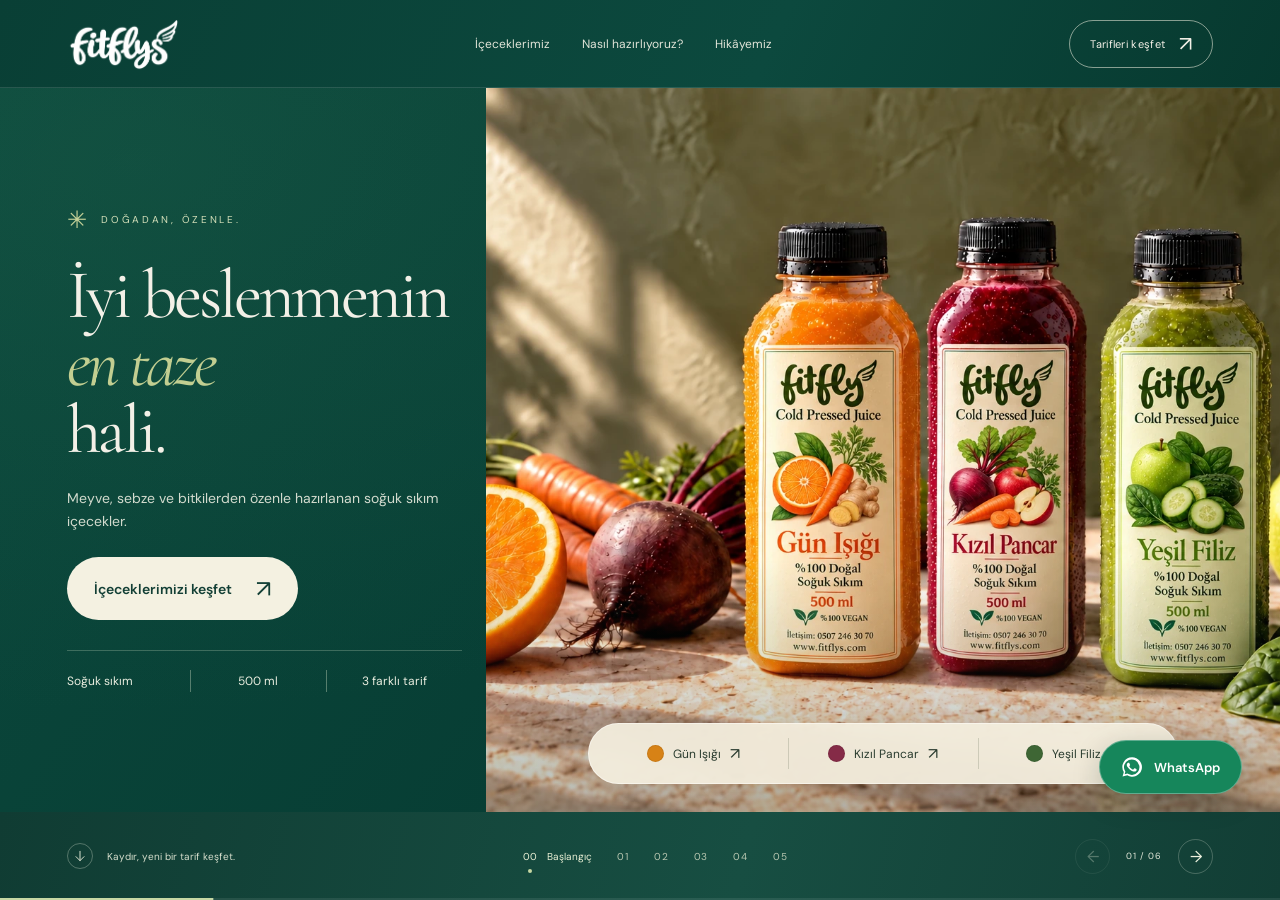
<file: index.html>
<!doctype html>
<html lang="tr" class="no-js">
<head>
  <meta charset="utf-8" />
  <meta name="viewport" content="width=device-width, initial-scale=1" />
  <meta name="theme-color" content="#173c30" />
  <meta name="description" content="İyi beslenmenin taze hali. Meyve, sebze ve bitkilerden özenle hazırlanan FitFlys soğuk sıkım içecekleriyle tanışın." />
  <meta property="og:type" content="website" />
  <meta property="og:title" content="FitFlys — İyi beslenmenin taze hali" />
  <meta property="og:description" content="Gerçek malzemeler. Isı uygulanmadan soğuk sıkım. Üç ayrı tarif, 500 ml." />
  <meta property="og:image" content="https://fitflys.com/assets/fitflys-labels-collection.webp" />
  <meta property="og:url" content="https://fitflys.com/" />
  <link rel="canonical" href="https://fitflys.com/" />
  <link rel="icon" href="assets/fitflys-winged-logo.png" type="image/png" />
  <link rel="preconnect" href="https://fonts.googleapis.com" />
  <link rel="preconnect" href="https://fonts.gstatic.com" crossorigin />
  <link href="https://fonts.googleapis.com/css2?family=Cormorant+Garamond:ital,wght@0,400;0,500;0,600;1,400;1,500&amp;family=DM+Sans:wght@400;500;600;700&amp;display=swap" rel="stylesheet" />
  <link rel="stylesheet" href="style.css?v=51" />
  <script src="script.js?v=50" defer></script>
  <title>FitFlys — İyi beslenmenin taze hali</title>
</head>
<body>
  <svg class="ingredient-artwork" aria-hidden="true" focusable="false" xmlns="http://www.w3.org/2000/svg">
    <symbol id="ingredient-carrot" viewBox="0 0 48 48"><path d="M20 15c-2-5-1-9 1-12 4 3 5 6 4 10 2-5 5-7 9-8 0 5-2 9-7 12" fill="#6d8c58"/><path d="M17 15c5-2 12 0 17 5-3 10-9 18-17 24-2-10-3-20 0-29Z" fill="#e78a4b" stroke="#ba6335" stroke-linejoin="round"/><path d="m18 25 6 2m-5 5 5 2m0-14 4 2" fill="none" stroke="#f8c18a" stroke-linecap="round" stroke-width="1.5"/></symbol>
    <symbol id="ingredient-ginger" viewBox="0 0 48 48"><path d="M12 27c-2-4 1-8 5-8 0-5 6-7 9-3 4-3 9 0 8 5 5 1 6 7 2 10 0 5-5 7-9 4-4 4-10 2-10-3-5 1-8-2-5-5Z" fill="#d9ae70" stroke="#aa8053" stroke-linejoin="round" stroke-width="1.5"/><path d="m19 20 2 4m9-4-3 5m-8 7 5-2m10 2-4-4" fill="none" stroke="#f3d5a4" stroke-linecap="round" stroke-width="1.5"/></symbol>
    <symbol id="ingredient-orange" viewBox="0 0 48 48"><circle cx="24" cy="26" r="15" fill="#f0a04e" stroke="#d47b31" stroke-width="1.5"/><path d="M25 10c4-5 9-5 13-3-2 5-6 7-12 6" fill="#748e58"/><path d="M16 20c3-4 7-6 12-7" fill="none" stroke="#ffd08c" stroke-linecap="round" stroke-width="1.5"/><circle cx="24" cy="26" r="10.5" fill="none" stroke="#ffd08c" stroke-width=".7" opacity=".8"/></symbol>
    <symbol id="ingredient-apple" viewBox="0 0 48 48"><path d="M24 17c-7-6-16-1-15 9 1 9 7 16 13 16 2 0 3-1 5-1s3 1 5 1c6 0 12-8 12-17 0-9-9-13-17-8-1 1-2 1-3 0Z" fill="#8eae68" stroke="#66884f" stroke-linejoin="round" stroke-width="1.5"/><path d="M24 17c0-5 2-8 6-10" fill="none" stroke="#79553b" stroke-linecap="round" stroke-width="2"/><path d="M28 11c4-5 9-5 12-3-2 4-6 6-12 5" fill="#668b58"/></symbol>
    <symbol id="ingredient-lemon" viewBox="0 0 48 48"><path d="M9 26c4-10 12-16 22-16 4 0 7 2 9 5-1 11-9 22-20 24-5 1-10-3-11-8l-3-3 3-2Z" fill="#edce62" stroke="#c2a440" stroke-linejoin="round" stroke-width="1.5"/><path d="M27 11c3-5 8-6 12-4-2 4-6 6-11 6" fill="#6c8a53"/><path d="M15 29c4-7 10-12 18-15" fill="none" stroke="#f8e89e" stroke-linecap="round" stroke-width="1.5"/></symbol>
    <symbol id="ingredient-mint" viewBox="0 0 48 48"><path d="M24 41V15m0 13C16 27 12 22 13 16c7-1 11 3 11 9m0-2c1-8 6-12 13-11 0 7-4 12-13 13m0-13C20 7 15 6 10 9c1 6 6 9 14 9" fill="#87a979" stroke="#5f8056" stroke-linecap="round" stroke-linejoin="round" stroke-width="1.5"/><path d="m18 22 5 4m9-8-7 7m-10-12 8 5" fill="none" stroke="#c9d9ba" stroke-linecap="round" stroke-width="1.2"/></symbol>
    <symbol id="ingredient-beet" viewBox="0 0 48 48"><path d="M22 20c-3-8-1-13 2-17 4 4 5 8 3 14 4-8 9-10 14-9-1 7-5 11-12 14" fill="#6d8b59"/><path d="M24 17c8 0 14 5 13 13-1 7-7 12-13 16-6-4-12-9-13-16-1-8 5-13 13-13Z" fill="#9c4d64" stroke="#74364d" stroke-linejoin="round" stroke-width="1.5"/><path d="M24 43v3m-7-21c3-2 7-2 11 0" fill="none" stroke="#d88798" stroke-linecap="round" stroke-width="1.5"/></symbol>
    <symbol id="ingredient-basil" viewBox="0 0 48 48"><path d="M24 42V14m0 18c-8 0-13-4-13-10 7-2 12 1 13 6m0-1c1-8 6-12 13-11 0 7-4 12-13 13m0-14c-2-6-7-9-13-7 0 6 5 10 13 11" fill="#7b9a62" stroke="#567849" stroke-linecap="round" stroke-linejoin="round" stroke-width="1.5"/><path d="m15 24 7 5m12-10-9 8m-8-13 7 5" fill="none" stroke="#c8d7b5" stroke-linecap="round" stroke-width="1.2"/></symbol>
    <symbol id="ingredient-spinach" viewBox="0 0 48 48"><path d="M8 38C7 18 18 7 39 7c1 20-8 33-27 34l-4-3Z" fill="#70905d" stroke="#4c704b" stroke-linejoin="round" stroke-width="1.5"/><path d="M12 38c7-9 14-16 24-25m-15 17-1-9m9 0 5 1" fill="none" stroke="#c0d0a8" stroke-linecap="round" stroke-width="1.5"/></symbol>
    <symbol id="ingredient-celery" viewBox="0 0 48 48"><path d="M13 42c-1-12 0-22 4-33m4 33c-1-13 0-24 3-35m4 35c0-13 2-24 6-32" fill="none" stroke="#78a46b" stroke-linecap="round" stroke-width="5"/><path d="M15 42c0-12 1-23 4-33m7 33c0-12 1-23 4-34" fill="none" stroke="#b9cf9e" stroke-linecap="round" stroke-width="1.5"/><path d="M16 11c-4-3-5-6-4-9 5 1 8 4 8 9m10-1c1-5 4-8 8-9 1 5-1 8-6 11" fill="#79965d"/></symbol>
    <symbol id="ingredient-cucumber" viewBox="0 0 48 48"><path d="M12 39c-5-4-5-10 0-16L27 8c4-4 10-4 13 0 4 4 3 10-1 14L24 38c-4 4-9 5-12 1Z" fill="#79a26b" stroke="#527c4b" stroke-width="1.5"/><path d="m17 34 17-19" fill="none" stroke="#bdd3a8" stroke-linecap="round" stroke-width="2"/><g fill="#456e48"><circle cx="17" cy="24" r="1"/><circle cx="23" cy="17" r="1"/><circle cx="26" cy="28" r="1"/><circle cx="31" cy="11" r="1"/></g></symbol>
    <symbol id="ingredient-parsley" viewBox="0 0 48 48"><path d="M24 42V22m0 7c-7 0-12-4-12-9 6-2 11 1 12 6m0-1c-1-7 3-12 9-13 3 6 0 12-8 15m-1-7c-3-6-8-8-13-5 1 6 5 10 13 11m1 5c6-1 10 1 12 6-5 3-10 1-13-3" fill="#81a46a" stroke="#5a8052" stroke-linecap="round" stroke-linejoin="round" stroke-width="1.5"/></symbol>
  </svg>
  <a class="skip-link" href="#main">İçeriğe geç</a>
  <header class="site-header">
    <a class="brand" href="#baslangic" aria-label="FitFlys başlangıç"><img class="brand__logo" src="assets/fitflys-winged-logo.png" alt="" width="1825" height="862" /></a>
    <nav class="header-nav" aria-label="Ana menü"><a href="#gun-isigi">İçeceklerimiz</a><a href="#soguk-sikim">Nasıl hazırlıyoruz?</a><a href="#hikayemiz">Hikâyemiz</a></nav>
    <a class="header-discover" href="#gun-isigi">Tarifleri keşfet <span aria-hidden="true">↗</span></a>
  </header>
  <main class="stage" id="main" tabindex="-1" aria-label="FitFlys soğuk sıkım koleksiyonu">
    <section class="scene scene--intro is-active" id="baslangic" data-chapter="Başlangıç" aria-labelledby="intro-title">
      <div class="scene__copy intro-copy">
        <p class="eyebrow"><span class="small-star" aria-hidden="true">✳</span> DOĞADAN, ÖZENLE.</p>
        <h1 id="intro-title"><span>İyi beslenmenin</span><em>en taze</em><span>hali.</span></h1>
        <p class="scene__description">Meyve, sebze ve bitkilerden özenle hazırlanan soğuk sıkım içecekler.</p>
        <a class="text-link hero-cta" href="#gun-isigi">İçeceklerimizi keşfet <span aria-hidden="true">↗</span></a>
        <div class="hero-facts" aria-label="Koleksiyon özellikleri"><span>Soğuk sıkım</span><span>500 ml</span><span>3 farklı tarif</span></div>
      </div>
      <div class="scene__visual intro-visual"><img src="assets/fitflys-labels-collection.webp" alt="Yeni kanatlı FitFlys etiketleriyle Gün Işığı, Kızıl Pancar ve Yeşil Filiz 500 ml şişeleri" width="1536" height="1024" fetchpriority="high" /><nav class="recipe-dock" aria-label="Tarifi seç"><a href="#gun-isigi"><i class="recipe-dot recipe-dot--orange" aria-hidden="true"></i><span>Gün Işığı</span><b aria-hidden="true">↗</b></a><a href="#kizil-pancar"><i class="recipe-dot recipe-dot--red" aria-hidden="true"></i><span>Kızıl Pancar</span><b aria-hidden="true">↗</b></a><a href="#yesil-filiz"><i class="recipe-dot recipe-dot--green" aria-hidden="true"></i><span>Yeşil Filiz</span><b aria-hidden="true">↗</b></a></nav></div>
    </section>
    <section class="scene scene--product scene--orange" id="gun-isigi" data-chapter="Gün Işığı" aria-labelledby="orange-title">
      <div class="scene__visual product-visual"><picture><source media="(max-width: 760px)" data-srcset="assets/fitflys-labels-orange.webp" /><img data-src="assets/fitflys-labels-orange.webp" alt="Yeni etiketli Gün Işığı şişesi; portakal, havuç, zencefil ve yeşil elmayla" width="1536" height="1024" /></picture><noscript><picture><source media="(max-width: 760px)" srcset="assets/fitflys-labels-orange.webp" /><img src="assets/fitflys-labels-orange.webp" alt="Yeni etiketli Gün Işığı şişesi; portakal, havuç, zencefil ve yeşil elmayla" width="1536" height="1024" /></picture></noscript></div>
      <div class="scene__copy product-copy"><p class="eyebrow">01 — NARENCİYE &amp; KÖK SEBZELER</p><div class="product-format"><span>SOĞUK SIKIM</span><span>500 ml</span></div><h2 id="orange-title">Gün <em>Işığı.</em></h2><p class="product-lead">Güne, iyi bir başlangıç.</p><p class="scene__description">Portakalın canlı tadı, havucun yumuşaklığı ve zencefilin hafif sıcaklığı. Meyve ve sebzeyi aynı şişede buluşturan dengeli bir tarif.</p><div class="ingredients"><h3>Şişenin içindekiler</h3><ul class="ingredient-list"><li><svg viewBox="0 0 48 48" aria-hidden="true" focusable="false"><use href="#ingredient-orange" /></svg><span>Portakal</span></li><li><svg viewBox="0 0 48 48" aria-hidden="true" focusable="false"><use href="#ingredient-carrot" /></svg><span>Havuç</span></li><li><svg viewBox="0 0 48 48" aria-hidden="true" focusable="false"><use href="#ingredient-apple" /></svg><span>Yeşil elma</span></li><li><svg viewBox="0 0 48 48" aria-hidden="true" focusable="false"><use href="#ingredient-ginger" /></svg><span>Zencefil</span></li><li><svg viewBox="0 0 48 48" aria-hidden="true" focusable="false"><use href="#ingredient-lemon" /></svg><span>Limon</span></li><li><svg viewBox="0 0 48 48" aria-hidden="true" focusable="false"><use href="#ingredient-mint" /></svg><span>Nane</span></li></ul></div><div class="taste-note"><span>TADI NASIL?</span><p>Canlı narenciye. Yumuşak bir bitiş.</p></div><a class="text-link" href="#kizil-pancar">Sıradaki tarif: Kızıl Pancar <span aria-hidden="true">→</span></a></div>
    </section>
    <section class="scene scene--product scene--red" id="kizil-pancar" data-chapter="Kızıl Pancar" aria-labelledby="red-title">
      <div class="scene__visual product-visual"><picture><source media="(max-width: 760px)" data-srcset="assets/fitflys-labels-red.webp" /><img data-src="assets/fitflys-labels-red.webp" alt="Yeni etiketli Kızıl Pancar şişesi; pancar, elma ve havuçla" width="1536" height="1024" /></picture><noscript><picture><source media="(max-width: 760px)" srcset="assets/fitflys-labels-red.webp" /><img src="assets/fitflys-labels-red.webp" alt="Yeni etiketli Kızıl Pancar şişesi; pancar, elma ve havuçla" width="1536" height="1024" /></picture></noscript></div>
      <div class="scene__copy product-copy"><p class="eyebrow">02 — PANCAR &amp; AROMATİK BİTKİLER</p><div class="product-format"><span>SOĞUK SIKIM</span><span>500 ml</span></div><h2 id="red-title">Kızıl <em>Pancar.</em></h2><p class="product-lead">Köklerden gelen karakter.</p><p class="scene__description">Pancarın kendine özgü tadını yeşil elma ve portakalla dengeliyoruz. Nane ve fesleğen, bu koyu kırmızı karışıma ferah bir son dokunuş katıyor.</p><div class="ingredients"><h3>Şişenin içindekiler</h3><ul class="ingredient-list"><li><svg viewBox="0 0 48 48" aria-hidden="true" focusable="false"><use href="#ingredient-beet" /></svg><span>Pancar</span></li><li><svg viewBox="0 0 48 48" aria-hidden="true" focusable="false"><use href="#ingredient-carrot" /></svg><span>Havuç</span></li><li><svg viewBox="0 0 48 48" aria-hidden="true" focusable="false"><use href="#ingredient-apple" /></svg><span>Yeşil elma</span></li><li><svg viewBox="0 0 48 48" aria-hidden="true" focusable="false"><use href="#ingredient-orange" /></svg><span>Portakal</span></li><li><svg viewBox="0 0 48 48" aria-hidden="true" focusable="false"><use href="#ingredient-ginger" /></svg><span>Zencefil</span></li><li><svg viewBox="0 0 48 48" aria-hidden="true" focusable="false"><use href="#ingredient-lemon" /></svg><span>Limon</span></li><li><svg viewBox="0 0 48 48" aria-hidden="true" focusable="false"><use href="#ingredient-mint" /></svg><span>Nane</span></li><li><svg viewBox="0 0 48 48" aria-hidden="true" focusable="false"><use href="#ingredient-basil" /></svg><span>Fesleğen</span></li></ul></div><div class="taste-note"><span>TADI NASIL?</span><p>Topraksı, meyvemsi, hafif aromatik.</p></div><a class="text-link" href="#yesil-filiz">Sıradaki tarif: Yeşil Filiz <span aria-hidden="true">→</span></a></div>
    </section>
    <section class="scene scene--product scene--green" id="yesil-filiz" data-chapter="Yeşil Filiz" aria-labelledby="green-title">
      <div class="scene__visual product-visual"><picture><source media="(max-width: 760px)" data-srcset="assets/fitflys-labels-green.webp" /><img data-src="assets/fitflys-labels-green.webp" alt="Yeni etiketli Yeşil Filiz şişesi; yeşil elma, ıspanak ve salatalıkla" width="1536" height="1024" /></picture><noscript><picture><source media="(max-width: 760px)" srcset="assets/fitflys-labels-green.webp" /><img src="assets/fitflys-labels-green.webp" alt="Yeni etiketli Yeşil Filiz şişesi; yeşil elma, ıspanak ve salatalıkla" width="1536" height="1024" /></picture></noscript></div>
      <div class="scene__copy product-copy"><p class="eyebrow">03 — YEŞİL SEBZELER &amp; ELMA</p><div class="product-format"><span>SOĞUK SIKIM</span><span>500 ml</span></div><h2 id="green-title">Yeşil <em>Filiz.</em></h2><p class="product-lead">Yeşile biraz daha yer aç.</p><p class="scene__description">Ispanak, salatalık ve kereviz sapı; yeşil elmayla dengelenen bitkisel bir karışım. Taze otlar ve zencefil, her yuduma ayrı bir katman ekliyor.</p><div class="ingredients"><h3>Şişenin içindekiler</h3><ul class="ingredient-list"><li><svg viewBox="0 0 48 48" aria-hidden="true" focusable="false"><use href="#ingredient-spinach" /></svg><span>Ispanak</span></li><li><svg viewBox="0 0 48 48" aria-hidden="true" focusable="false"><use href="#ingredient-cucumber" /></svg><span>Salatalık</span></li><li><svg viewBox="0 0 48 48" aria-hidden="true" focusable="false"><use href="#ingredient-celery" /></svg><span>Kereviz sapı</span></li><li><svg viewBox="0 0 48 48" aria-hidden="true" focusable="false"><use href="#ingredient-apple" /></svg><span>Yeşil elma</span></li><li><svg viewBox="0 0 48 48" aria-hidden="true" focusable="false"><use href="#ingredient-carrot" /></svg><span>Havuç</span></li><li><svg viewBox="0 0 48 48" aria-hidden="true" focusable="false"><use href="#ingredient-parsley" /></svg><span>Maydanoz</span></li><li><svg viewBox="0 0 48 48" aria-hidden="true" focusable="false"><use href="#ingredient-mint" /></svg><span>Nane</span></li><li><svg viewBox="0 0 48 48" aria-hidden="true" focusable="false"><use href="#ingredient-basil" /></svg><span>Fesleğen</span></li><li><svg viewBox="0 0 48 48" aria-hidden="true" focusable="false"><use href="#ingredient-ginger" /></svg><span>Zencefil</span></li></ul></div><div class="taste-note"><span>TADI NASIL?</span><p>Bitkisel, ferah, elmayla dengeli.</p></div><a class="text-link" href="#soguk-sikim">Bir şişenin arkasındaki özen <span aria-hidden="true">→</span></a></div>
    </section>
    <section class="scene scene--method" id="soguk-sikim" data-chapter="Özenli sıkım" aria-labelledby="method-title">
      <div class="scene__copy method-copy"><p class="eyebrow">İYİ MALZEME. ÖZENLİ YÖNTEM.</p><h2 id="method-title">Doğanın tadına<br /><em>özen gösteriyoruz.</em></h2><p class="scene__description">Soğuk sıkım, meyve ve sebzelerin ısı uygulanmadan mekanik presle sıkılmasıdır. FitFlys tariflerinin başlangıç noktası, malzemenin kendisi.</p><ol class="method-list"><li><span>01</span><div><h3>Her malzemenin bir yeri var.</h3><p>Meyve, sebze ve bitkileri her tarifin tat dengesine göre bir araya getiriyoruz.</p></div></li><li><span>02</span><div><h3>Hijyen ve tazeliğe özen.</h3><p>Şişe temizliğinden doluma kadar hijyenik koşullara dikkat ediyor, ısı uygulamadan ürünlerin besin değerini korumaya özen gösteriyoruz.</p></div></li><li><span>03</span><div><h3>Bir şişe, kendi karakteri.</h3><p>Üç ayrı tarif. Üç ayrı lezzet. Her biri 500 ml.</p></div></li></ol></div>
      <div class="scene__visual method-visual"><picture><source media="(max-width: 760px)" data-srcset="assets/fitflys-labels-method-wide.webp" /><img data-src="assets/fitflys-labels-method-tall.webp" alt="Yeni kanatlı etiketleri taşıyan üç FitFlys 500 ml şişesi ve taze malzemeler" width="1086" height="1448" /></picture><noscript><picture><source media="(max-width: 760px)" srcset="assets/fitflys-labels-method-wide.webp" /><img src="assets/fitflys-labels-method-tall.webp" alt="Yeni kanatlı etiketleri taşıyan üç FitFlys 500 ml şişesi ve taze malzemeler" width="1086" height="1448" /></picture></noscript><div class="method-quote">İçindekiler belli.<br /><em>Özeni hissedilir.</em></div></div>
    </section>
    <section class="scene scene--story" id="hikayemiz" data-chapter="Hikâyemiz" aria-labelledby="story-title">
      <div class="scene__visual story-visual"><img data-src="assets/editorial-founder-4k.webp" alt="FitFlys kurucusu ve serbest girişimci Ahmet Akay" width="2160" height="3840" /><noscript><img src="assets/editorial-founder-4k.webp" alt="FitFlys kurucusu ve serbest girişimci Ahmet Akay" width="2160" height="3840" /></noscript><div class="founder-caption"><strong>Ahmet Akay</strong><span>KURUCU / SERBEST GİRİŞİMCİ</span></div></div>
      <div class="scene__copy story-copy"><p class="eyebrow">KURUCU &amp; SERBEST GİRİŞİMCİ</p><h2 id="story-title">Ahmet Akay<br /><em>kim?</em></h2><p class="scene__description">FitFlys&#8217;in kurucusu ve serbest girişimci Ahmet Akay, markayı doğanın sunduğu her parçaya değer verme fikriyle hayata geçirdi.</p><p class="scene__description">Soğuk sıkımdan sonra kalan posaları değerlendirmek de bu yaklaşımın bir parçası. FitFlys&#8217;in hikâyesi, daha özenli bir üretim fikriyle başladı.</p><p class="story-signature">Doğadan, özenle. <span>fitflys.</span></p><a class="text-link" href="#baslangic">Yeniden keşfet <span aria-hidden="true">↗</span></a></div>
    </section>
  </main>
  <footer class="chapter-bar"><div class="scroll-instruction"><span class="scroll-icon" aria-hidden="true">↓</span><span>Kaydır, yeni bir tarif keşfet.</span></div><nav class="chapters" aria-label="Bölümler"><a href="#baslangic" class="is-current" aria-current="step"><span>00</span><span class="chapter-label">Başlangıç</span></a><a href="#gun-isigi"><span>01</span><span class="chapter-label">Gün Işığı</span></a><a href="#kizil-pancar"><span>02</span><span class="chapter-label">Kızıl Pancar</span></a><a href="#yesil-filiz"><span>03</span><span class="chapter-label">Yeşil Filiz</span></a><a href="#soguk-sikim"><span>04</span><span class="chapter-label">Özenli sıkım</span></a><a href="#hikayemiz"><span>05</span><span class="chapter-label">Hikâyemiz</span></a></nav><div class="scene-arrows"><button type="button" id="previous-scene" aria-label="Önceki bölüm" disabled>←</button><span id="scene-counter" aria-hidden="true">01 / 06</span><button type="button" id="next-scene" aria-label="Sonraki bölüm">→</button></div><div class="chapter-progress" aria-hidden="true"><span id="chapter-progress"></span></div></footer>
  <a class="whatsapp-link" href="https://wa.me/905072463070" target="_blank" rel="noopener noreferrer" aria-label="WhatsApp üzerinden FitFlys ile iletişim kur">
    <svg viewBox="0 0 32 32" aria-hidden="true" focusable="false"><path d="M16 3.1A12.8 12.8 0 0 0 5.1 22.6L3.4 28.8l6.4-1.7A12.9 12.9 0 1 0 16 3.1Zm0 23.4c-2 0-3.9-.5-5.6-1.5l-.4-.2-3.8 1 1-3.7-.3-.4A10.3 10.3 0 1 1 16 26.5Zm5.7-7.7c-.3-.2-1.9-.9-2.2-1-.3-.1-.5-.2-.7.2-.2.3-.8 1-1 1.2-.2.2-.4.2-.7.1-.3-.2-1.4-.5-2.7-1.7-1-.9-1.7-1.9-1.9-2.2-.2-.3 0-.5.1-.7l.5-.6c.2-.2.2-.3.3-.5.1-.2 0-.4 0-.6-.1-.2-.7-1.7-1-2.3-.2-.6-.5-.5-.7-.5h-.6c-.2 0-.6.1-.9.4-.3.3-1.2 1.1-1.2 2.6s1.2 3 1.4 3.2c.2.2 2.3 3.5 5.5 4.9.8.3 1.4.5 1.8.6.8.2 1.5.2 2.1.1.7-.1 1.9-.8 2.1-1.5.3-.7.3-1.3.2-1.5-.1-.1-.3-.2-.6-.4Z"/></svg>
    <span class="whatsapp-link__label">WhatsApp</span>
  </a>
  <div class="sr-only" id="scene-announcement" role="status" aria-live="polite" aria-atomic="true"></div>
  <noscript><style>.scene img[data-src]{display:none}</style></noscript>
</body>
</html>
</file>
<file: style.css>
:root {
  --forest:#123f35;
  --cream:#f3f0e7;
  --ink:#233d31;
  --muted:#616b5e;
  --accent:#b8c597;
  --serif:"Cormorant Garamond",Georgia,serif;
  --sans:"DM Sans",Arial,sans-serif;
  --header:88px;
  --footer:88px;
  --pad:clamp(28px,5.2vw,100px)
}

* {
  box-sizing:border-box
}

html {
  background:var(--forest);
  scroll-behavior:smooth
}

body {
  margin:0;
  font-family:var(--sans);
  color:var(--ink);
  background:var(--cream);
  -webkit-font-smoothing:antialiased
}

a {
  color:inherit;
  text-decoration:none
}

button {
  font:inherit
}

img {
  display:block;
  width:100%;
  height:100%;
  object-fit:cover
}

button,a {
  -webkit-tap-highlight-color:transparent
}

::selection {
  background:#c9d8a7;
  color:var(--forest)
}

:focus-visible {
  outline:2px solid currentColor;
  outline-offset:6px
}

.sr-only {
  position:absolute;
  width:1px;
  height:1px;
  padding:0;
  margin:-1px;
  overflow:hidden;
  clip:rect(0,0,0,0);
  white-space:nowrap;
  border:0
}

.skip-link {
  position:fixed;
  z-index:20;
  left:16px;
  top:12px;
  padding:12px 20px;
  background:var(--cream);
  color:var(--forest);
  transform:translateY(-160%)
}

.skip-link:focus {
  transform:none
}

.site-header {
  height:var(--header);
  display:flex;
  align-items:center;
  justify-content:space-between;
  padding:0 var(--pad);
  background:var(--forest);
  color:var(--cream);
  gap:30px;
  border-bottom:1px solid #ffffff20;
  position:relative;
  z-index:10
}

.brand {
  display:flex;
  align-items:center;
  gap:22px;
  flex-shrink:0
}

.brand__logo {
  display:block;
  width:112px;
  height:auto;
  filter:brightness(0) invert(1)
}

.brand__name {
  font-family:var(--serif);
  font-weight:600;
  font-size:45px;
  line-height:1;
  letter-spacing:-2px
}

.brand__dot {
  color:#bacb92
}

.brand__tag {
  font-size:8px;
  letter-spacing:2px;
  line-height:1.7;
  margin-top:10px
}

.header-nav {
  display:flex;
  gap:32px;
  font-size:12px;
  color:#e1e4d8
}

.header-nav a {
  padding:12px 0;
  position:relative
}

.header-nav a:after {
  content:"";
  position:absolute;
  height:1px;
  bottom:6px;
  background:currentColor;
  left:0;
  right:100%;
  transition:right .25s
}

.header-nav a:hover:after {
  right:0
}

.header-discover {
  font-size:11px;
  letter-spacing:.3px;
  border-bottom:1px solid #bdcaa670;
  padding:12px 0
}

.header-discover span {
  margin-left:26px;
  font-size:21px
}

.stage {
  position:relative
}

.scene {
  min-height:calc(100svh - var(--header) - var(--footer));
  display:grid;
  grid-template-columns:1fr 1fr;
  background:var(--cream);
  overflow:hidden
}

.scene__copy {
  padding:clamp(30px,4vw,80px) var(--pad);
  align-self:stretch;
  display:flex;
  flex-direction:column;
  justify-content:safe center;
  min-width:0;
  min-height:0
}

.scene__copy>* {
  flex-shrink:0
}

.scene__visual {
  position:relative;
  min-width:0;
  min-height:0;
  overflow:hidden;
  background:#d6d2c1
}

.scene__visual img {
  transition:transform 1.1s cubic-bezier(.2,.65,.25,1);
  object-position:center;
  position:absolute;
  inset:0
}

.eyebrow {
  font-size:10px;
  letter-spacing:2px;
  font-weight:600;
  line-height:1.65;
  margin:0 0 30px;
  display:flex;
  gap:12px;
  align-items:center
}

.small-star {
  font-size:24px;
  line-height:1;
  font-weight:400;
  color:#c4d098
}

h1,h2 {
  font-family:var(--serif);
  font-weight:400;
  font-size:clamp(58px,5.9vw,112px);
  line-height:.98;
  letter-spacing:-3px;
  margin:0
}

h1 em,h2 em {
  font-weight:400;
  color:var(--tone,var(--accent));
  font-style:italic
}

.scene__description {
  max-width:440px;
  font-size:14px;
  line-height:1.85;
  margin:28px 0 0;
  color:var(--muted)
}

.text-link {
  display:flex;
  justify-content:space-between;
  align-items:center;
  gap:30px;
  width:max-content;
  max-width:100%;
  font-size:12px;
  font-weight:500;
  margin-top:34px;
  border-bottom:1px solid currentColor;
  padding:0 0 12px
}

.text-link span {
  font-size:24px;
  font-weight:400;
  transition:transform .25s
}

.text-link:hover span {
  transform:translateX(5px)
}

.scene--intro {
  background:var(--forest);
  color:var(--cream);
  grid-template-columns:48% 52%
}

.intro-copy {
  padding-right:clamp(25px,4.8vw,90px)
}

.intro-copy .eyebrow {
  color:#d4dfb9
}

.intro-copy .scene__description {
  color:#d3dbce;
  max-width:400px
}

.intro-copy .text-link {
  color:#ecf0dc;
  margin-top:36px;
  width:245px
}

.intro-notes {
  display:flex;
  gap:50px;
  padding-top:28px;
  margin-top:44px;
  border-top:1px solid #f3f0e733;
  font-size:10px;
  line-height:1.8;
  color:#c2cfb8
}

.intro-notes strong {
  font-weight:500;
  font-size:13px;
  color:#f3f0e7
}

.intro-visual img {
  object-position:57% center
}

.photo-caption {
  position:absolute;
  z-index:1;
  inset:auto 30px 26px;
  display:flex;
  align-items:flex-end;
  justify-content:space-between;
  font-size:9px;
  font-weight:600;
  letter-spacing:1.5px;
  line-height:1.7;
  color:#fffdf2;
  text-shadow:0 1px 10px #0008;
  gap:25px
}

.photo-caption span:first-child {
  font-size:13px;
  letter-spacing:1px
}

.intro-visual:after {
  position:absolute;
  inset:65% 0 0;
  content:"";
  background:linear-gradient(transparent,#14251b50);
  pointer-events:none
}

.scene--orange {
  --tone:#995529;
  background:#f2eadc
}

.scene--red {
  --tone:#8c3b4a;
  background:#f0e6e5
}

.scene--green {
  --tone:#527048;
  background:#e8eddf
}

.product-copy {
  padding-left:clamp(30px,5vw,96px)
}

.product-copy .eyebrow {
  color:var(--tone);
  margin-bottom:22px
}

.product-copy h2 {
  font-size:clamp(62px,6.5vw,120px);
  line-height:.94
}

.product-copy h2 em {
  display:block
}

.product-lead {
  font-family:var(--serif);
  font-size:25px;
  font-weight:500;
  margin:24px 0 0
}

.product-copy .scene__description {
  margin-top:12px;
  font-size:13px;
  max-width:405px
}

.ingredients {
  margin-top:25px;
  max-width:440px;
  padding-top:18px;
  border-top:1px solid #233d3128
}

.ingredients h3 {
  font-size:10px;
  letter-spacing:1.2px;
  text-transform:uppercase;
  margin:0 0 10px;
  font-weight:600
}

.ingredients p {
  font-size:12px;
  line-height:1.9;
  margin:0;
  color:#3f4d3e
}

.ingredients p span {
  color:var(--tone);
  padding:0 6px
}

.taste-note {
  margin-top:23px;
  border-left:1px solid var(--tone);
  padding-left:15px
}

.taste-note>span {
  font-size:8px;
  letter-spacing:1.5px;
  font-weight:600;
  color:var(--tone)
}

.taste-note p {
  font-family:var(--serif);
  font-size:20px;
  margin:5px 0 0
}

.product-copy .text-link {
  margin-top:28px;
  font-size:11px
}

.product-visual img {
  object-fit:cover;
  object-position:50% 40%
}

.photo-index {
  position:absolute;
  left:30px;
  top:28px;
  font-size:10px;
  letter-spacing:2px;
  color:#233d31
}

.photo-volume {
  position:absolute;
  bottom:28px;
  left:30px;
  right:30px;
  border-top:1px solid #233d3145;
  padding-top:13px;
  font-size:10px;
  letter-spacing:1.8px;
  color:#233d31
}

.scene--method {
  background:#e9eddf;
  --tone:#5c734b;
  grid-template-columns:55% 45%
}

.method-copy h2 {
  font-size:clamp(48px,4.8vw,88px)
}

.method-copy .eyebrow {
  margin-bottom:22px
}

.method-copy .scene__description {
  font-size:13px;
  max-width:490px;
  margin-top:22px
}

.method-list {
  list-style:none;
  padding:0;
  margin:25px 0 0;
  max-width:500px
}

.method-list li {
  display:flex;
  gap:20px;
  border-top:1px solid #233d3126;
  padding:15px 0
}

.method-list li>span {
  font-size:10px;
  color:#5a714b;
  letter-spacing:1px;
  padding-top:5px
}

.method-list h3 {
  font-family:var(--serif);
  font-weight:500;
  font-size:24px;
  margin:0
}

.method-list p {
  font-size:12px;
  line-height:1.7;
  margin:5px 0 0;
  color:#586352
}

.method-visual img {
  object-position:58% center
}

.method-visual:after {
  content:"";
  position:absolute;
  inset:40% 0 0;
  background:linear-gradient(transparent,#102d23cc)
}

.method-quote {
  position:absolute;
  bottom:45px;
  left:45px;
  z-index:1;
  font-family:var(--serif);
  font-size:clamp(35px,3.5vw,65px);
  line-height:1.05;
  color:var(--cream)
}

.method-quote em {
  color:#cddab5
}

.scene--story {
  background:#ede9df;
  --tone:#687952;
  grid-template-columns:45% 55%
}

.story-visual img {
  object-position:center 30%
}

.story-visual:after {
  content:"";
  position:absolute;
  inset:55% 0 0;
  background:linear-gradient(transparent,#0c2715b3)
}

.founder-caption {
  position:absolute;
  z-index:1;
  left:40px;
  bottom:35px;
  display:grid;
  gap:8px;
  color:#fff
}

.founder-caption strong {
  font-family:var(--serif);
  font-weight:400;
  font-size:35px
}

.founder-caption span {
  font-size:9px;
  letter-spacing:2px
}

.story-copy h2 {
  font-size:clamp(56px,5.6vw,100px)
}

.story-copy .scene__description {
  font-size:14px;
  max-width:450px;
  margin-top:23px
}

.story-signature {
  display:flex;
  gap:25px;
  align-items:center;
  border-top:1px solid #173c3030;
  padding-top:22px;
  margin-top:30px;
  font-size:11px
}

.story-signature span {
  font-family:var(--serif);
  font-size:30px;
  font-weight:600;
  letter-spacing:-1px
}

.chapter-bar {
  height:var(--footer);
  background:var(--forest);
  color:#e5eadb;
  padding:0 var(--pad);
  display:flex;
  align-items:center;
  justify-content:space-between;
  gap:30px;
  position:relative
}

.scroll-instruction {
  display:flex;
  gap:14px;
  align-items:center;
  font-size:10px;
  color:#d7dfcd;
  white-space:nowrap
}

.scroll-icon {
  display:grid;
  place-items:center;
  height:30px;
  width:20px;
  border:1px solid #e1e9d652;
  border-radius:20px;
  font-size:14px
}

.chapters {
  display:flex;
  align-items:center;
  gap:25px
}

.chapters a {
  display:flex;
  align-items:center;
  gap:9px;
  font-size:10px;
  padding:16px 0;
  color:#bac8b2;
  position:relative
}

.chapters a>span:first-child {
  font-size:10px;
  letter-spacing:.8px
}

.chapter-label {
  display:none
}

.chapters .is-current {
  color:#ecf2d7
}

.chapters .is-current .chapter-label {
  display:inline
}

.chapters .is-current:after {
  content:"";
  width:4px;
  height:4px;
  border-radius:50%;
  background:#c6d7a3;
  position:absolute;
  bottom:6px;
  left:5px
}

.scene-arrows {
  display:flex;
  align-items:center;
  gap:16px
}

.scene-arrows button {
  border:1px solid #ebf0df40;
  color:#edf2df;
  background:transparent;
  border-radius:50%;
  width:35px;
  height:35px;
  cursor:pointer;
  transition:background .2s
}

.scene-arrows button:hover:not(:disabled) {
  background:#ffffff18
}

.scene-arrows button:disabled {
  opacity:.3;
  cursor:default
}

#scene-counter {
  font-size:9px;
  letter-spacing:1px;
  white-space:nowrap
}

.chapter-progress {
  position:absolute;
  bottom:0;
  left:0;
  right:0;
  height:2px;
  background:#ffffff15
}

.chapter-progress span {
  display:block;
  height:100%;
  background:#c7d8a4;
  width:100%;
  transform:scaleX(.16667);
  transform-origin:left;
  transition:transform .75s cubic-bezier(.2,.7,.2,1)
}

.has-js body {
  height:100svh;
  overflow:hidden
}

.has-js .stage {
  height:calc(100svh - var(--header) - var(--footer));
  overflow:hidden;
  isolation:isolate
}

.has-js .scene {
  position:absolute;
  inset:0;
  min-height:0;
  transform:translateX(100%);
  visibility:hidden;
  transition:transform .65s cubic-bezier(.22,.61,.36,1),visibility 0s .65s;
  will-change:transform
}

.has-js .scene[data-state="before"] {
  transform:translateX(-100%)
}

.has-js .scene.is-active {
  transform:translateX(0);
  visibility:visible;
  transition:transform .65s cubic-bezier(.22,.61,.36,1),visibility 0s;
  z-index:2
}

.has-js .scene.is-leaving {
  visibility:visible;
  z-index:1
}

.has-js .scene__copy {
  max-height:100%;
  overflow-y:auto;
  overscroll-behavior:contain;
  scrollbar-width:thin
}

.has-js .scene:not(.is-active) .scene__visual img {
  transform:scale(1.035)
}

.has-js .scene.is-active .scene__visual img {
  transform:scale(1)
}

.no-js .scene__visual {
  min-height:620px;
  background-size:cover;
  background-position:center
}

.no-js .chapter-bar {
  height:auto;
  min-height:88px
}

.no-js .scene-arrows,.no-js .scroll-instruction {
  display:none
}

.nojs-notice {
  padding:20px;
  margin:0;
  background:var(--cream);
  font-size:12px
}

@media(min-width:1800px) {
  :root {
    --pad:6vw;
    --header:100px;
    --footer:100px
  }
  .scene__description {
    font-size:16px
  }
  .product-copy .scene__description {
    font-size:15px
  }
  .ingredients p {
    font-size:14px
  }
}

@media(max-width:1100px) {
  :root {
    --pad:38px;
    --header:78px;
    --footer:76px
  }
  .brand__tag {
    display:none
  }
  .brand__logo {
    width:96px
  }
  .header-nav {
    gap:22px
  }
  .header-discover {
    font-size:10px
  }
  .scroll-instruction {
    display:none
  }
  .chapters {
    gap:23px
  }
  .eyebrow {
    font-size:9px;
    letter-spacing:1.5px
  }
  h1,h2 {
    letter-spacing:-2px
  }
  .scene__copy {
    padding:30px var(--pad)
  }
  .product-copy h2 {
    font-size:70px
  }
  .product-lead {
    font-size:23px;
    margin-top:20px
  }
  .ingredients {
    margin-top:20px
  }
  .taste-note {
    margin-top:20px
  }
  .method-list h3 {
    font-size:21px
  }
  .method-list p {
    font-size:11px
  }
}

@media(max-width:760px) {
  :root {
    --header:65px;
    --footer:65px;
    --pad:24px
  }
  .site-header {
    gap:20px
  }
  .brand__name {
    font-size:36px
  }
  .brand__logo {
    width:88px
  }
  .header-nav {
    display:none
  }
  .header-discover {
    font-size:10px
  }
  .header-discover span {
    font-size:19px;
    margin-left:15px
  }
  .scene,.scene--intro,.scene--method,.scene--story {
    grid-template-columns:1fr;
    grid-template-rows:42% 58%
  }
  .scene__visual {
    grid-row:1
  }
  .scene__copy {
    grid-row:2;
    padding:23px var(--pad);
    justify-content:safe center
  }
  .scene--intro {
    grid-template-rows:43% 57%
  }
  .intro-visual img {
    object-position:50% 58%
  }
  .eyebrow {
    font-size:8px;
    letter-spacing:1.4px;
    margin-bottom:14px;
    gap:9px
  }
  .small-star {
    font-size:18px
  }
  h1,h2 {
    font-size:46px;
    line-height:.98;
    letter-spacing:-1.5px
  }
  .scene__description {
    font-size:12px;
    line-height:1.65;
    margin-top:14px;
    max-width:480px
  }
  .intro-copy .scene__description {
    max-width:430px
  }
  .intro-copy .text-link {
    font-size:11px;
    margin-top:18px;
    padding-bottom:8px;
    width:205px
  }
  .text-link span {
    font-size:19px
  }
  .intro-notes {
    margin-top:20px;
    padding-top:14px;
    gap:35px;
    font-size:8px
  }
  .intro-notes strong {
    font-size:10px
  }
  .photo-caption {
    inset:auto 20px 17px;
    font-size:7px;
    letter-spacing:1px
  }
  .photo-caption span:first-child {
    font-size:10px
  }
  .chapter-bar {
    padding:0 20px;
    gap:15px
  }
  .chapters {
    gap:17px
  }
  .chapters a {
    font-size:9px;
    gap:5px
  }
  .chapters a>span:first-child {
    font-size:9px
  }
  .chapters .is-current .chapter-label {
    display:none
  }
  .scene-arrows {
    gap:10px
  }
  .scene-arrows button {
    height:29px;
    width:29px;
    font-size:13px
  }
  #scene-counter {
    font-size:8px
  }
  .product-copy .eyebrow {
    margin-bottom:10px
  }
  .product-copy h2 {
    font-size:49px;
    line-height:.95
  }
  .product-copy h2 em {
    display:inline
  }
  .product-lead {
    font-size:20px;
    margin:12px 0 0
  }
  .product-copy .scene__description {
    font-size:11px;
    line-height:1.65;
    margin-top:8px;
    max-width:460px
  }
  .ingredients {
    margin-top:14px;
    padding-top:11px;
    max-width:460px
  }
  .ingredients h3 {
    font-size:8px;
    margin-bottom:5px
  }
  .ingredients p {
    font-size:10px;
    line-height:1.8
  }
  .ingredients p span {
    padding:0 4px
  }
  .taste-note {
    display:none
  }
  .product-copy .text-link {
    font-size:10px;
    margin-top:15px;
    padding-bottom:8px
  }
  .product-visual img {
    object-position:50% 62%
  }
  .photo-index {
    top:18px;
    left:24px;
    font-size:8px
  }
  .photo-volume {
    left:24px;
    right:24px;
    bottom:16px;
    font-size:8px;
    padding-top:9px
  }
  .scene--method {
    grid-template-rows:29% 71%
  }
  .method-copy h2 {
    font-size:38px
  }
  .method-copy .eyebrow {
    margin-bottom:12px
  }
  .method-copy .scene__description {
    font-size:11px;
    margin-top:12px;
    line-height:1.65
  }
  .method-list {
    margin-top:16px
  }
  .method-list li {
    padding:10px 0;
    gap:16px
  }
  .method-list h3 {
    font-size:20px
  }
  .method-list p {
    font-size:10px;
    line-height:1.6;
    margin-top:4px
  }
  .method-quote {
    font-size:28px;
    bottom:22px;
    left:24px
  }
  .method-visual img {
    object-position:50% 65%
  }
  .scene--story {
    grid-template-rows:38% 62%
  }
  .story-visual img {
    object-position:center 29%
  }
  .founder-caption {
    left:24px;
    bottom:20px;
    gap:4px
  }
  .founder-caption strong {
    font-size:26px
  }
  .founder-caption span {
    font-size:7px;
    letter-spacing:1.2px
  }
  .story-copy h2 {
    font-size:45px
  }
  .story-copy .scene__description {
    font-size:11px;
    line-height:1.65;
    margin-top:14px
  }
  .story-signature {
    margin-top:18px;
    padding-top:12px;
    font-size:9px;
    gap:20px
  }
  .story-signature span {
    font-size:24px
  }
  .story-copy .text-link {
    font-size:10px;
    margin-top:14px;
    padding-bottom:8px
  }
  .no-js .scene {
    grid-template-rows:330px auto
  }
  .no-js .scene__visual {
    min-height:330px
  }
  .no-js .scene__copy {
    min-height:380px
  }
  .no-js .chapters {
    flex-wrap:wrap;
    gap:20px
  }
  .no-js .chapter-bar {
    padding:15px 24px
  }
}

@media(max-height:820px) and (min-width:761px) {
  .scene__copy {
    justify-content:flex-start;
    padding-top:25px;
    padding-bottom:25px
  }
  h1 {
    font-size:64px
  }
  .eyebrow {
    margin-bottom:18px
  }
  .intro-copy .scene__description {
    margin-top:20px
  }
  .intro-notes {
    margin-top:26px;
    padding-top:20px
  }
  .product-copy h2 {
    font-size:66px
  }
  .product-lead {
    margin-top:18px;
    font-size:22px
  }
  .product-copy .scene__description {
    font-size:12px;
    margin-top:8px
  }
  .ingredients {
    margin-top:18px;
    padding-top:12px
  }
  .ingredients p {
    font-size:11px
  }
  .taste-note {
    margin-top:17px
  }
  .taste-note p {
    font-size:18px
  }
  .product-copy .text-link {
    margin-top:20px
  }
  .method-copy h2 {
    font-size:52px
  }
  .method-copy .scene__description {
    margin-top:15px;
    font-size:12px
  }
  .method-list {
    margin-top:18px
  }
  .method-list li {
    padding:11px 0
  }
  .method-list h3 {
    font-size:22px
  }
  .story-copy h2 {
    font-size:62px
  }
  .story-copy .scene__description {
    font-size:12px;
    margin-top:18px
  }
  .story-signature {
    margin-top:24px
  }
  .story-copy .text-link {
    margin-top:20px
  }
}

@media(max-height:730px) and (max-width:760px) {
  .scene--intro {
    grid-template-rows:35% 65%
  }
  .scene--product {
    grid-template-rows:33% 67%
  }
  .scene__copy {
    justify-content:flex-start;
    padding-top:18px;
    padding-bottom:18px
  }
  h1 {
    font-size:40px
  }
  .intro-notes {
    margin-top:15px
  }
  .product-copy h2 {
    font-size:43px
  }
  .product-lead {
    font-size:18px;
    margin-top:10px
  }
  .scene--method {
    grid-template-rows:23% 77%
  }
  .scene--story {
    grid-template-rows:29% 71%
  }
  .story-copy h2 {
    font-size:40px
  }
  .story-copy .scene__description {
    margin-top:10px
  }
  .story-signature {
    margin-top:13px
  }
  .method-copy h2 {
    font-size:33px
  }
  .method-list li {
    padding:8px 0
  }
  .method-list h3 {
    font-size:18px
  }
}

@media(prefers-reduced-motion:reduce) {
  html {
    scroll-behavior:auto
  }
  *,*:before,*:after {
    animation:none!important;
    transition:none!important
  }
  .has-js .scene {
    will-change:auto
  }
}

/* September refinement: emerald palette, complete photo framing and 500 ml details. */
.site-header, .chapter-bar {
  background: linear-gradient(105deg, #103c33 0%, #174e42 58%, #123e35 100%);
}
.scene--intro {
  grid-template-columns: 40% 60%;
  background: radial-gradient(ellipse at 20% 20%, #2b705754, transparent 65%), linear-gradient(140deg, #174d40, #103a33 72%);
}
.intro-copy { padding-right: clamp(25px, 2.5vw, 90px); }
.intro-copy h1 { font-size: clamp(58px, 5.1vw, 200px); letter-spacing: -.045em; }
.intro-notes {
  max-width: 580px;
  display: grid;
  grid-template-columns: 1.2fr 1fr;
  gap: 24px;
  border: 0;
  padding: 0;
  margin-top: 35px;
}
.intro-note {
  display: flex;
  flex-direction: column;
  gap: 8px;
  padding: 20px 0;
  border-top: 1px solid #d6e5c942;
}
.intro-note__label { font-size: 9px; letter-spacing: 1.5px; color: #c0d6bd; }
.intro-notes .intro-note strong { font-size: 21px; font-weight: 500; letter-spacing: -.5px; }
.intro-notes .intro-note--volume strong { font-size: 29px; line-height: 1; }
.intro-note strong small { font-size: 14px; font-weight: 400; }
.intro-note__detail { font-size: 10px; color: #d0dfd0; }
.product-format { display: flex; align-items: center; gap: 14px; margin: -9px 0 20px; font-size: 10px; letter-spacing: 1px; color: var(--tone); }
.product-format span:last-child { padding-left: 14px; border-left: 1px solid #233d3135; letter-spacing: 0; font-weight: 600; }
.scene--orange { --photo: url('assets/fitflys-labels-orange.webp'); }
.scene--red { --photo: url('assets/fitflys-labels-red.webp'); }
.scene--green { --photo: url('assets/fitflys-labels-green.webp'); }
.product-visual:before {
  content: '';
  position: absolute;
  inset: -35px;
  background: var(--photo) center / cover;
  filter: blur(32px);
  opacity: .45;
}
.product-visual img {
  object-fit: contain;
  object-position: center;
  padding: clamp(18px, 2.2vh, 55px);
}
.story-visual { background: #e7e2d5; }
.story-visual img { object-fit: contain; object-position: center; padding: 24px 0; }
.story-visual:after { inset: 75% 0 0; }
@media (min-width: 1800px) {
  :root { --pad: 5vw; --header: clamp(100px, 3.2vw, 128px); --footer: clamp(88px, 3vw, 115px); }
  .brand__logo { width: clamp(112px, 5.6vw, 170px); }
  .brand__tag { font-size: clamp(9px, .42vw, 16px); }
  .header-nav { font-size: clamp(13px, .7vw, 26px); gap: 2vw; }
  .header-discover { font-size: clamp(12px, .6vw, 23px); }
  .eyebrow, .product-copy .eyebrow { font-size: clamp(11px, .55vw, 21px); margin-bottom: 1.5vw; }
  .small-star { font-size: 1.4vw; }
  .scene__description, .intro-copy .scene__description, .product-copy .scene__description, .story-copy .scene__description { font-size: clamp(16px, .78vw, 30px); max-width: 33em; }
  .intro-copy .scene__description { max-width: 29em; }
  .intro-copy .text-link, .product-copy .text-link, .story-copy .text-link { font-size: clamp(14px, .65vw, 25px); margin-top: 2vw; padding-bottom: .8vw; }
  .intro-copy .text-link { width: 18em; }
  .text-link span { font-size: 1.5vw; }
  .intro-notes { max-width: 850px; margin-top: 2vw; gap: 2vw; }
  .intro-note { padding: 1vw 0; gap: .5vw; }
  .intro-note__label { font-size: clamp(10px, .45vw, 17px); }
  .intro-note__detail { font-size: clamp(11px, .5vw, 19px); }
  .intro-notes .intro-note strong { font-size: clamp(25px, 1.2vw, 46px); }
  .intro-notes .intro-note--volume strong { font-size: clamp(32px, 1.6vw, 61px); }
  .intro-note strong small { font-size: .8vw; }
  .product-copy h2 { font-size: clamp(110px, 5.6vw, 220px); }
  .product-lead { font-size: clamp(28px, 1.3vw, 50px); margin-top: 1.5vw; }
  .product-format { font-size: clamp(12px, .55vw, 21px); margin-bottom: 1.5vw; }
  .ingredients { max-width: 850px; margin-top: 1.6vw; padding-top: 1vw; }
  .ingredients h3 { font-size: clamp(12px, .52vw, 20px); margin-bottom: .7vw; }
  .ingredients p { font-size: clamp(15px, .68vw, 26px); }
  .taste-note { margin-top: 1.4vw; padding-left: 1vw; }
  .taste-note>span { font-size: clamp(10px, .45vw, 17px); }
  .taste-note p { font-size: clamp(25px, 1.1vw, 42px); }
  .story-copy h2 { font-size: clamp(100px, 5.2vw, 200px); }
  .story-signature { font-size: .65vw; margin-top: 2vw; padding-top: 1.2vw; }
  .story-signature span { font-size: 1.6vw; }
  .founder-caption strong { font-size: clamp(36px, 1.6vw, 61px); }
  .founder-caption span { font-size: clamp(10px, .45vw, 17px); }
  .method-copy h2 { font-size: clamp(85px, 4.5vw, 173px); }
  .method-copy .scene__description { font-size: .7vw; max-width: 38em; }
  .method-list { max-width: 1000px; margin-top: 1.5vw; }
  .method-list li { padding: .9vw 0; gap: 1.2vw; }
  .method-list li>span { font-size: .55vw; }
  .method-list h3 { font-size: 1.3vw; }
  .method-list p { font-size: .6vw; }
  .photo-caption span:first-child { font-size: .6vw; }
  .photo-caption { font-size: .45vw; }
  .chapters a, .chapters a>span:first-child, .scroll-instruction { font-size: clamp(11px, .5vw, 19px); }
  .chapters { gap: 1.5vw; }
  .scene-arrows button { width: 48px; height: 48px; font-size: 22px; }
  #scene-counter { font-size: 14px; }
}
@media (min-width: 761px) and (max-width: 1100px) {
  .scene--intro { grid-template-columns: 46% 54%; }
  .intro-copy h1 { font-size: 56px; }
}
@media (max-width: 760px) {
  .scene--intro { grid-template-columns: 1fr; }
  .intro-copy h1 { font-size: 46px; }
  .intro-notes { margin-top: 17px; gap: 18px; }
  .intro-note { padding: 12px 0 0; gap: 5px; }
  .intro-note__label { font-size: 7px; letter-spacing: 1px; }
  .intro-notes .intro-note strong { font-size: 16px; }
  .intro-notes .intro-note--volume strong { font-size: 22px; }
  .intro-note strong small { font-size: 11px; }
  .intro-note__detail { font-size: 8px; }
  .product-format { font-size: 8px; margin: 0 0 10px; }
  .product-visual img { padding: 10px; object-fit: contain; }
  .scene--orange { --photo: url('assets/fitflys-labels-orange.webp'); }
  .scene--red { --photo: url('assets/fitflys-labels-red.webp'); }
  .scene--green { --photo: url('assets/fitflys-labels-green.webp'); }
  .story-visual img { padding: 10px; }
}
@media (max-height: 730px) and (max-width: 760px) {
  .intro-copy h1 { font-size: 39px; }
  .intro-note__detail { display: none; }
}
/* Landscape product compositions keep the full bottle within the scene. */
.product-visual img { object-fit: cover; object-position: center; padding: 0; }
.product-visual:before { display: none; }
.story-visual img { object-fit: cover; object-position: center 20%; padding: 0; }
@media (min-width: 761px) and (max-width: 1799px) {
  .product-copy { padding-top: 30px; padding-bottom: 30px; }
  .product-copy h2 { font-size: clamp(62px, 6vw, 92px); }
  .product-copy .product-format { margin-bottom: 15px; }
}
@media (max-width: 760px) {
  .product-visual img { object-fit: contain; padding: 0; }
  .product-visual { background: #e6ddc9; }
  .scene--red .product-visual { background: #e0c9c2; }
  .scene--green .product-visual { background: #c8d0b5; }
  .story-visual img { object-fit: cover; object-position: center 17%; }
}
@media (max-height: 650px) and (min-width: 761px) {
  .product-visual img, .story-visual img { object-fit: contain; }
}

/* Branded collection: cream packaging, botanical ingredient tiles and generous typography. */
.ingredient-artwork { position: absolute; width: 0; height: 0; overflow: hidden; }
.site-header { background: linear-gradient(115deg, #093f35, #0c493e 60%, #07392f); }
.header-discover { border: 1px solid #eeeede8c; border-radius: 50px; padding: 9px 20px; display: flex; align-items: center; gap: 14px; }
.header-discover span { margin: 0; }
.header-discover:hover { background: #ffffff12; }
.scene--intro { grid-template-columns: 38% 62%; background: radial-gradient(ellipse at 10% 10%, #286c5140, transparent 60%), linear-gradient(125deg, #0b483c, #04362e); }
.intro-copy { padding-left: var(--pad); padding-right: 24px; }
.intro-copy .eyebrow { letter-spacing: 2.7px; font-weight: 400; }
.intro-copy h1 { font-size: clamp(52px, 5.4vw, 205px); line-height: .98; margin-bottom: 22px; }
.intro-copy h1 span, .intro-copy h1 em { display: block; }
.intro-copy h1 span:first-child { white-space: nowrap; }
.intro-copy h1 em { color: #c2ce91; }
.intro-copy .scene__description { max-width: 29em; line-height: 1.65; }
.intro-copy .hero-cta { display: inline-flex; align-items: center; justify-content: space-between; gap: 24px; width: fit-content; padding: 16px 27px; margin-top: 24px; border: 0; border-radius: 50px; color: #123f35; background: #f4f1e1; font-size: 14px; font-weight: 600; }
.intro-copy .hero-cta:hover { background: #dbe3bc; }
.intro-copy .hero-cta span { font-size: 24px; }
.hero-facts { display: flex; align-items: center; margin-top: 30px; padding-top: 19px; border-top: 1px solid #d6e5c940; max-width: 430px; font-size: 12px; color: #e9eddf; }
.hero-facts span { flex: 1; text-align: center; white-space: nowrap; padding: 3px 12px; }
.hero-facts span:first-child { text-align: left; padding-left: 0; }
.hero-facts span + span { border-left: 1px solid #d6e5c960; }
.intro-visual img { object-position: center; }
.recipe-dock { position: absolute; z-index: 2; left: 50%; bottom: 28px; transform: translateX(-50%); display: flex; align-items: center; padding: 14px 10px; width: min(90%, 590px); border: 1px solid #ffffff70; border-radius: 60px; background: #f5efdfed; box-shadow: 0 6px 32px #35382217; backdrop-filter: blur(16px); }
.recipe-dock a { display: flex; align-items: center; justify-content: center; gap: 9px; flex: 1; padding: 5px 10px; font-size: 12px; color: #293b2e; white-space: nowrap; }
.recipe-dock a + a { border-left: 1px solid #384a3230; }
.recipe-dock a:hover span { text-decoration: underline; text-underline-offset: 5px; }
.recipe-dock b { font-size: 16px; font-weight: 400; }
.recipe-dot { width: 17px; height: 17px; border-radius: 50%; box-shadow: inset 0 0 0 1px #00000015; flex-shrink: 0; }
.recipe-dot--orange { background: #d78216; }
.recipe-dot--red { background: #852b47; }
.recipe-dot--green { background: #3e6634; }
.ingredients { border-top: 0; padding-top: 0; margin-top: 22px; max-width: 560px; }
.ingredients h3 { letter-spacing: 1.6px; margin-bottom: 12px; }
.ingredient-list { list-style: none; margin: 0; padding: 0; display: grid; grid-template-columns: repeat(3, minmax(0, 1fr)); gap: 8px; }
.ingredient-list li { display: flex; align-items: center; gap: 9px; padding: 8px 10px; min-height: 48px; border: 1px solid #40543d18; border-radius: 10px; background: #fffcf580; font-size: 12px; font-weight: 500; color: #3b4a36; }
.ingredient-list svg { width: 30px; height: 30px; flex-shrink: 0; }
.ingredient-list li span { line-height: 1.25; }
.product-copy .taste-note { margin-top: 18px; }
.product-copy .text-link { margin-top: 22px; }
@media (min-width: 1800px) {
  .header-discover { padding: .5vw 1.2vw; }
  .intro-copy .hero-cta { font-size: .95vw; padding: 1vw 2vw; margin-top: 1.8vw; width: fit-content; gap: 2vw; }
  .intro-copy .hero-cta span { font-size: 1.5vw; }
  .hero-facts { max-width: 90%; font-size: .85vw; margin-top: 2.2vw; padding-top: 1.2vw; }
  .hero-facts span { padding: .3vw .7vw; }
  .recipe-dock { width: min(86%, 1100px); bottom: 1.8vw; padding: .8vw .5vw; }
  .recipe-dock a { font-size: .7vw; gap: .65vw; padding: .3vw .7vw; }
  .recipe-dock b { font-size: .85vw; }
  .recipe-dot { width: 1.1vw; height: 1.1vw; }
  .ingredients { max-width: 100%; margin-top: 1.2vw; }
  .ingredients h3 { margin-bottom: .65vw; }
  .ingredient-list { gap: .45vw; }
  .ingredient-list li { font-size: .65vw; min-height: 2.8vw; padding: .45vw .7vw; gap: .55vw; border-radius: .55vw; }
  .ingredient-list svg { width: 1.75vw; height: 1.75vw; }
  .product-copy .taste-note { margin-top: 1vw; }
  .product-copy .text-link { margin-top: 1.2vw; }
}
@media (min-width: 761px) and (max-width: 1100px) {
  .scene--intro { grid-template-columns: 43% 57%; }
  .intro-copy h1 { font-size: 5.4vw; }
  .ingredient-list li { padding: 7px; gap: 5px; font-size: 10px; }
  .ingredient-list svg { width: 24px; height: 24px; }
  .recipe-dock a { font-size: 10px; gap: 6px; padding: 5px; }
  .recipe-dock b { display: none; }
}
@media (max-width: 760px) {
  .header-discover { padding: 6px 11px; gap: 7px; }
  .scene--intro { grid-template-columns: 1fr; }
  .intro-copy { padding: 20px 26px; }
  .intro-copy .eyebrow { margin-bottom: 12px; font-size: 8px; }
  .intro-copy h1 { font-size: 44px; line-height: .93; margin-bottom: 10px; }
  .intro-copy h1 span:first-child { white-space: normal; }
  .intro-copy .scene__description { font-size: 12px; margin-bottom: 0; }
  .intro-copy .hero-cta { font-size: 11px; padding: 10px 19px; margin-top: 13px; gap: 22px; }
  .intro-copy .hero-cta span { font-size: 18px; }
  .hero-facts { width: 100%; font-size: 9px; padding-top: 12px; margin-top: 15px; }
  .hero-facts span { padding: 2px 10px; }
  .recipe-dock { bottom: 12px; padding: 7px 5px; width: 94%; }
  .recipe-dock a { font-size: 9px; gap: 6px; padding: 3px 6px; }
  .recipe-dock b { display: none; }
  .recipe-dot { width: 11px; height: 11px; }
  .ingredients { margin-top: 15px; }
  .ingredients h3 { font-size: 8px; margin-bottom: 8px; }
  .ingredient-list { gap: 5px; }
  .ingredient-list li { min-height: 37px; font-size: 9px; padding: 5px 6px; gap: 5px; border-radius: 7px; }
  .ingredient-list svg { width: 23px; height: 23px; }
  .product-copy .taste-note { margin-top: 12px; }
  .product-copy .text-link { margin-top: 15px; }
}
@media (max-width: 760px) and (max-height: 730px) {
  .intro-copy h1 { font-size: 36px; }
  .intro-copy { padding: 18px 22px; }
}
.intro-copy .scene__description { margin-top: 0; }
.intro-copy .hero-cta { border-radius: 999px; }
@media (min-width: 761px) and (max-width: 1799px) {
  .product-copy { padding-top: 24px; padding-bottom: 24px; }
  .product-copy h2 { font-size: clamp(60px, 5.5vw, 82px); }
  .product-copy .product-lead { margin-top: 18px; }
  .product-copy .ingredients { margin-top: 18px; }
}
@media (max-width: 760px) {
  .product-copy { padding-top: 18px; padding-bottom: 18px; }
  .ingredient-list li { min-height: 33px; padding-top: 4px; padding-bottom: 4px; }
  .product-copy .ingredients { margin-top: 12px; }
  .product-copy .text-link { margin-top: 11px; }
}

/* Mobile: show the complete product photo edge to edge and explain swipe navigation. */
@media (max-width: 760px) {
  :root { --footer: 54px; }
  .scene--product { grid-template-rows: calc(100vw * 2 / 3) minmax(0, 1fr); }
  .product-visual img { object-fit: contain; object-position: center; }
  .chapter-bar { justify-content: center; padding: 0 20px; }
  .chapter-bar .chapters, .chapter-bar .scene-arrows { display: none; }
  .chapter-bar .scroll-instruction { display: flex; align-items: center; gap: 10px; font-size: 11px; color: #e4ebdc; }
  .scroll-instruction .scroll-icon { width: 25px; height: 25px; }
  .no-js .scene--product { grid-template-rows: calc(100vw * 2 / 3) auto; }
  .no-js .scene--product .product-visual { min-height: 0; }
}

/* Matching framing and readable founder credit. */
.founder-caption { padding: 15px 20px; border-radius: 12px; background: #103b32ed; color: #fff9e9; box-shadow: 0 5px 24px #0b221322; }
.method-visual { background: #153d31; }
.method-visual img { object-fit: cover; object-position: center; }
@media (max-width: 760px) {
  .has-js .stage { touch-action: pan-y; }
  .has-js .scene { transform: translateX(100%); }
  .has-js .scene[data-state="before"] { transform: translateX(-100%); }
  .has-js .scene.is-active { transform: translateX(0); }
  .story-visual img {
    width: 120%;
    height: 110%;
    max-width: none;
    inset: 0 auto auto 2%;
    object-position: center 16%;
  }
  .scene--method { grid-template-rows: calc(100vw * 9 / 16) minmax(0, 1fr); }
  .method-visual img { object-fit: contain; }
  .method-visual:after { inset: 65% 0 0; }
  .method-quote { font-size: 23px; left: 20px; bottom: 14px; text-shadow: 0 2px 12px #082b20; }
  .founder-caption { left: 16px; bottom: 16px; padding: 11px 14px; gap: 5px; }
  .founder-caption strong { font-size: 25px; }
  .founder-caption span { font-size: 7px; }
  .no-js .scene--method { grid-template-rows: calc(100vw * 9 / 16) auto; }
  .no-js .method-visual { min-height: 0; }
}

/* Geometrically centered swipe arrow, independent of font metrics. */
.scroll-instruction .scroll-icon { display: flex; align-items: center; justify-content: center; width: 26px; height: 26px; flex: 0 0 26px; border-radius: 50%; padding: 0; line-height: 0; }
.scroll-icon svg { display: block; width: 16px; height: 16px; flex: 0 0 16px; }

/* Persistent WhatsApp contact shortcut. */
.whatsapp-link {
  position: fixed;
  z-index: 15;
  right: clamp(16px, 3vw, 40px);
  bottom: calc(var(--footer) + 18px);
  display: inline-flex;
  align-items: center;
  justify-content: center;
  gap: 10px;
  min-height: 54px;
  padding: 0 20px;
  border: 1px solid #ffffff50;
  border-radius: 999px;
  background: #16865b;
  color: #fff;
  box-shadow: 0 8px 28px #071e1838;
  font-size: 13px;
  font-weight: 600;
  letter-spacing: .01em;
  transition: background .2s ease, transform .2s ease, box-shadow .2s ease;
}
.whatsapp-link:hover {
  background: #116f4a;
  box-shadow: 0 10px 32px #071e1850;
  transform: translateY(-2px);
}
.whatsapp-link svg {
  display: block;
  width: 24px;
  height: 24px;
  flex: 0 0 auto;
  fill: currentColor;
}
@media (max-width: 760px) {
  .whatsapp-link {
    right: 14px;
    bottom: calc(var(--footer) + 12px);
    width: 52px;
    min-height: 52px;
    padding: 0;
    border: 2px solid #ffffffd9;
    box-shadow: 0 4px 18px #071e184a;
  }
  .whatsapp-link__label {
    position: absolute;
    width: 1px;
    height: 1px;
    overflow: hidden;
    clip-path: inset(50%);
    white-space: nowrap;
  }
}
@media (prefers-reduced-motion: reduce) {
  .whatsapp-link { transition: none; }
}
</file>
